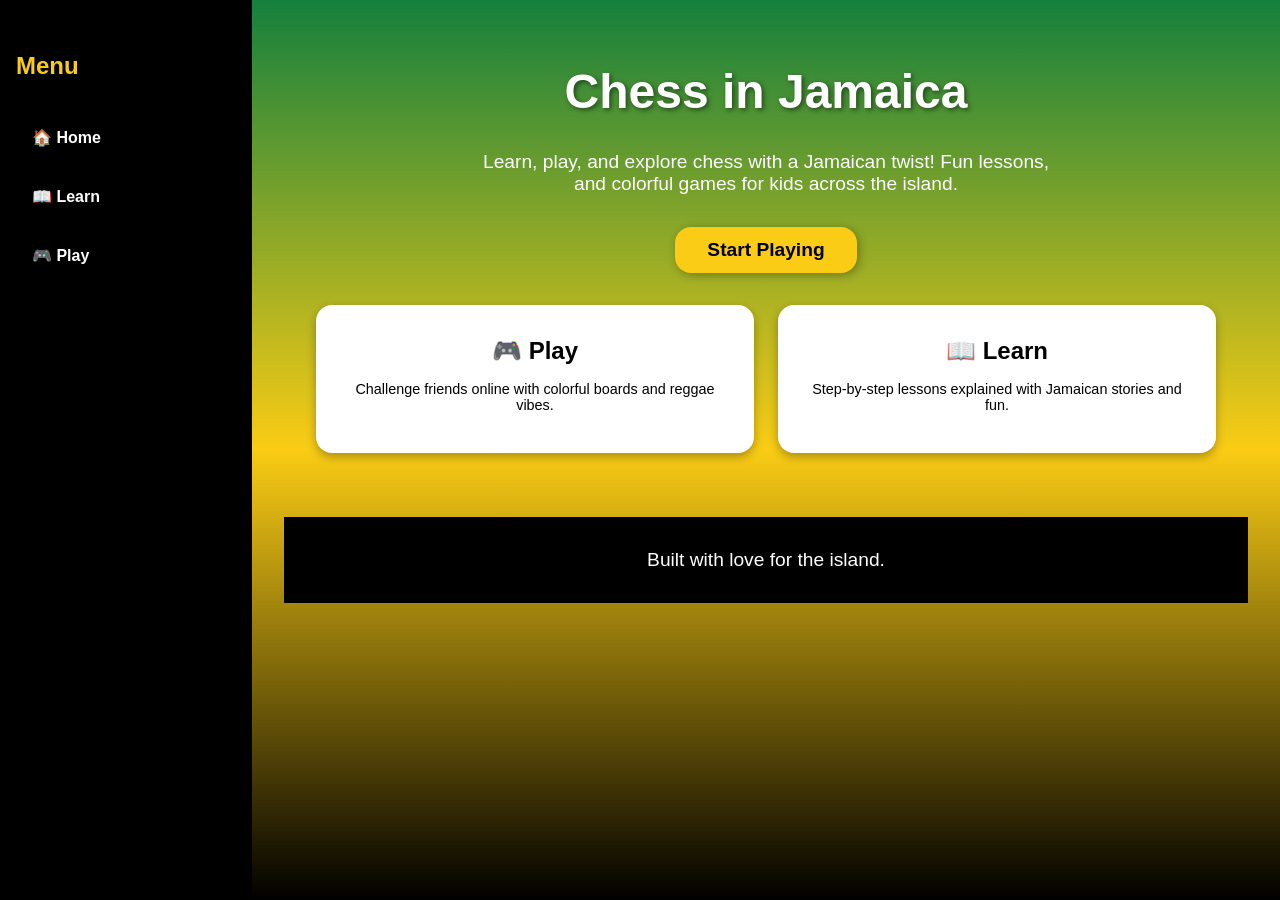
<file: index.html>
<!DOCTYPE html>
<html lang="en">
  <head>
    <meta charset="UTF-8" />
    <meta name="viewport" content="width=device-width, initial-scale=1.0" />
    <title>Chess in Jamaica</title>
    <link rel="stylesheet" href="Styles/styles.css">
    <link rel="stylesheet" href="Styles/sidebar.css">
    <link rel="stylesheet" href="Styles/home.css">
  </head>
  <body>
    <aside class="sidebar">
      <h2>Menu</h2>
      <a href="index.html" class="nav-link">🏠 Home</a>
      <a href="learn.html" class="nav-link">📖 Learn</a>
      <a href="play.html" class="nav-link">🎮 Play</a>
      <!-- <a href="#" class="nav-link">🏆 Compete</a>
      <a href="#" class="nav-link">🗺️ Explore</a> -->
    </aside>

    <main class="content">
      <h1>Chess in Jamaica</h1>
      <!-- 🇯🇲 -->
      <p>Learn, play, and explore chess with a Jamaican twist! Fun lessons, and colorful games for kids across the island.</p>
      <a href="play.html" class="btn-primary">Start Playing</a>

      <section class="features">
        <div class="card">
          <h3>🎮 Play</h3>
          <p>Challenge friends online with colorful boards and reggae vibes.</p>
        </div>
        <div class="card">
          <h3>📖 Learn</h3>
          <p>Step-by-step lessons explained with Jamaican stories and fun.</p>
        </div>
        <!-- <div class="card">
          <h3>🏆 Compete</h3>
          <p>Join tournaments across Jamaica and earn cultural badges.</p>
        </div>
        <div class="card">
          <h3>🗺️ Explore</h3>
          <p>Discover chess clubs and events on a fun Jamaican map.</p>
        </div> -->
      </section>

      <footer>
        <!-- © 2025 Jamaican Kids Chess. -->
        <p>Built with love for the island.</p>
        <!-- 🇯🇲 -->
      </footer>
    </main>
  </body>
</html>
</file>
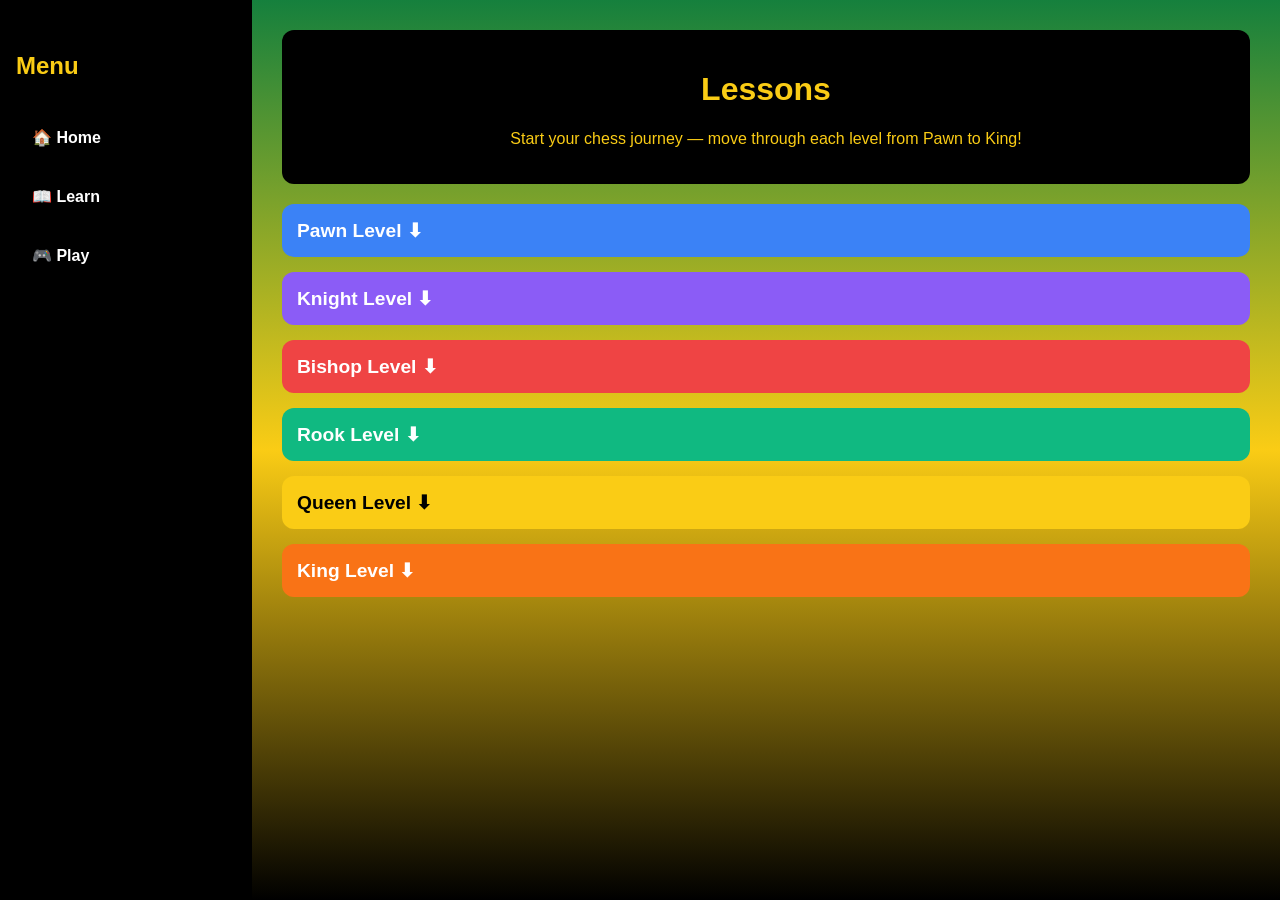
<file: learn.html>
<!DOCTYPE html>
<html lang="en">
  <head>
    <meta charset="UTF-8" />
    <meta name="viewport" content="width=device-width, initial-scale=1.0" />
    <title>Chess in Jamaica</title>
    <link rel="stylesheet" href="Styles/styles.css"/>
    <link rel="stylesheet" href="Styles/sidebar.css">
    <link rel="stylesheet" href="Styles/learn.css">
  </head>
  <body>
    <aside class="sidebar">
      <h2>Menu</h2>
      <a href="index.html" class="nav-link">🏠 Home</a>
      <a href="learn.html" class="nav-link">📖 Learn</a>
      <a href="play.html" class="nav-link">🎮 Play</a>
    </aside>

    <main class="content">
      <div class="heading-container">
        <h1>Lessons</h1>
        <p>Start your chess journey — move through each level from Pawn to King!</p>
      </div>

      <div class="chapters-container">
        
        <!-- Pawn Level -->
        <div class="chapter pawn-chapter-header">
          <button class="chapter-toggle">Pawn Level ⬇</button>
          <div class="chapter-content">
            <ul>
              <li><a href="lessons/intro.html">Introduction to the chessboard</a></li>
              <li><a>Pawn movement, capturing, promotion</a></li>
              <li><a>Rook movement</a></li>
              <li><a>Bishop movement</a></li>
              <li><a>Knight movement</a></li>
              <li><a>Queen movement</a></li>
              <li><a>King movement</a></li>
              <li><a>Special rules: castling, en passant</a></li>
            </ul>
          </div>
        </div>

        <!-- Knight Level -->
        <div class="chapter knight-chapter-header">
          <button class="chapter-toggle">Knight Level ⬇</button>
          <div class="chapter-content">
            <ul>
              <li><button>Piece values & exchanges</button></li>
              <li><button>Controlling the center</button></li>
              <li><button>Developing knights & bishops</button></li>
              <li><button>Castling for safety</button></li>
              <li><button>Avoiding early queen traps</button></li>
              <li><button>Simple checkmates (2 rooks, queen + king)</button></li>
            </ul>
          </div>
        </div>

        <!-- Bishop Level -->
        <div class="chapter bishop-chapter-header">
          <button class="chapter-toggle">Bishop Level ⬇</button>
          <div class="chapter-content">
            <ul>
              <li><button>Pins</button></li>
              <li><button>Forks</button></li>
              <li><button>Skewers</button></li>
              <li><button>Discovered attacks</button></li>
              <li><button>Double checks</button></li>
              <li><button>Removing the defender</button></li>
            </ul>
          </div>
        </div>

        <!-- Rook Level -->
        <div class="chapter rook-chapter-header">
          <button class="chapter-toggle">Rook Level ⬇</button>
          <div class="chapter-content">
            <ul>
              <li><button>Open files and rook activity</button></li>
              <li><button>Rook lifts</button></li>
              <li><button>Opposition in king + pawn endgames</button></li>
              <li><button>Basic rook endgames</button></li>
              <li><button>Zugzwang</button></li>
              <li><button>Outposts</button></li>
            </ul>
          </div>
        </div>

        <!-- Queen Level -->
        <div class="chapter queen-chapter-header">
          <button class="chapter-toggle">Queen Level ⬇</button>
          <div class="chapter-content">
            <ul>
              <li><button>Pawn structures</button></li>
              <li><button>Weak squares & color complexes</button></li>
              <li><button>Outposts</button></li>
              <li><button>Trading pieces wisely</button></li>
              <li><button>Transition to middlegame</button></li>
              <li><button>Typical sacrifices</button></li>
            </ul>
          </div>
        </div>

        <!-- King Level -->
        <div class="chapter king-chapter-header">
          <button class="chapter-toggle">King Level ⬇</button>
          <div class="chapter-content">
            <ul>
              <li><button>King as a fighting piece</button></li>
              <li><button>Opposition & triangulation</button></li>
              <li><button>Lucena & Philidor positions</button></li>
              <li><button>Queen vs pawn endgames</button></li>
              <li><button>Practical decision-making</button></li>
              <li><button>Analyzing your own games</button></li>
              <li><button>Famous master games</button></li>
            </ul>
          </div>
        </div>

      </div>
    </main>

    <script src="Scripts/learn.js"></script>
  </body>
</html>

<!-- <!DOCTYPE html>
<html lang="en">
<head>
  <meta charset="UTF-8" />
  <meta name="viewport" content="width=device-width, initial-scale=1.0" />
  <title>Chess Lessons - Chess in Jamaica</title>
  <style>
    body {
      margin: 0;
      font-family: Arial, sans-serif;
      display: flex;
      min-height: 100vh;
      background: linear-gradient(to bottom, #15803d, #facc15, #000000);
      color: white;
    }
    .sidebar {
      background: black;
      width: 220px;
      padding: 2rem 1rem;
      display: flex;
      flex-direction: column;
      gap: 1.5rem;
    }
    .sidebar h2 {
      font-size: 1.5rem;
      margin-bottom: 1rem;
      color: #facc15;
    }
    .nav-link {
      color: white;
      text-decoration: none;
      font-weight: bold;
      padding: 0.5rem 1rem;
      border-radius: 0.5rem;
      transition: background 0.3s;
      display: block;
    }
    .nav-link:hover {
      background: #333;
    }
    .content {
      flex: 1;
      padding: 2rem;
    }
    .content h1 {
      text-align: center;
      font-size: 2.5rem;
      margin-bottom: 1rem;
    }
    .lesson-container {
      max-width: 900px;
      margin: auto;
      background: rgba(255,255,255,0.9);
      color: black;
      border-radius: 1rem;
      padding: 2rem;
      box-shadow: 0 4px 12px rgba(0,0,0,0.4);
    }
    .lesson-step {
      margin-bottom: 2rem;
      padding: 1.5rem;
      border-radius: 1rem;
      background: #fef9c3;
    }
    .lesson-step h3 {
      margin-top: 0;
      color: #15803d;
    }
    .lesson-board {
      display: grid;
      grid-template-columns: repeat(8, 50px);
      grid-template-rows: repeat(8, 50px);
      margin: 1rem auto;
      width: 400px;
      border: 3px solid #333;
    }
    .square {
      width: 50px;
      height: 50px;
      display: flex;
      align-items: center;
      justify-content: center;
      font-size: 1.5rem;
    }
    .dark {
      background: #15803d;
    }
    .light {
      background: #fef9c3;
    }
    .btn-next {
      display: inline-block;
      background: #facc15;
      color: black;
      padding: 0.5rem 1.5rem;
      border-radius: 0.5rem;
      font-weight: bold;
      text-decoration: none;
      transition: background 0.3s;
    }
    .btn-next:hover {
      background: #fde047;
    }
    footer {
      background: black;
      padding: 1rem;
      font-size: 0.8rem;
      margin-top: 2rem;
      text-align: center;
      color: white;
    }
  </style>
</head>
<body>
  <aside class="sidebar">
    <h2>Menu</h2>
    <a href="index.html" class="nav-link">🏠 Home</a>
    <a href="lessons.html" class="nav-link">📖 Lessons</a>
    <a href="play.html" class="nav-link">🎮 Play</a>
    <a href="community.html" class="nav-link">🗺️ Explore</a>
  </aside>

  <main class="content">
    <h1>Chess Lessons for Kids 🇯🇲</h1>

    <div class="lesson-container">
      <div class="lesson-step">
        <h3>Lesson 1: Meet the Pawns</h3>
        <p>Pawns are your little soldiers. They move forward one square, but capture diagonally. Let’s see them in action!</p>
        <div class="lesson-board">
           Simple static chessboard with pawns 
          <div class="square light">♙</div>
          <div class="square dark">♙</div>
          <div class="square light">♙</div>
          <div class="square dark">♙</div>
          <div class="square light">♙</div>
          <div class="square dark">♙</div>
          <div class="square light">♙</div>
          <div class="square dark">♙</div>

           Fill rest of board empty 
          <script>
            // Generate empty squares dynamically
            const board = document.currentScript.parentElement;
            const totalSquares = 64;
            let filled = 8;
            for (let i = filled; i < totalSquares; i++) {
              const div = document.createElement('div');
              div.classList.add('square');
              const row = Math.floor(i / 8);
              const col = i % 8;
              if ((row + col) % 2 === 0) {
                div.classList.add('light');
              } else {
                div.classList.add('dark');
              }
              board.appendChild(div);
            }
          </script>
        </div>
        <a href="#" class="btn-next">Next Lesson →</a>
      </div>
    </div>

    <footer>
      <p>© 2025 Jamaican Kids Chess. Built with love for the island. 🇯🇲</p>
    </footer>
  </main>
</body>
</html> -->
</file>
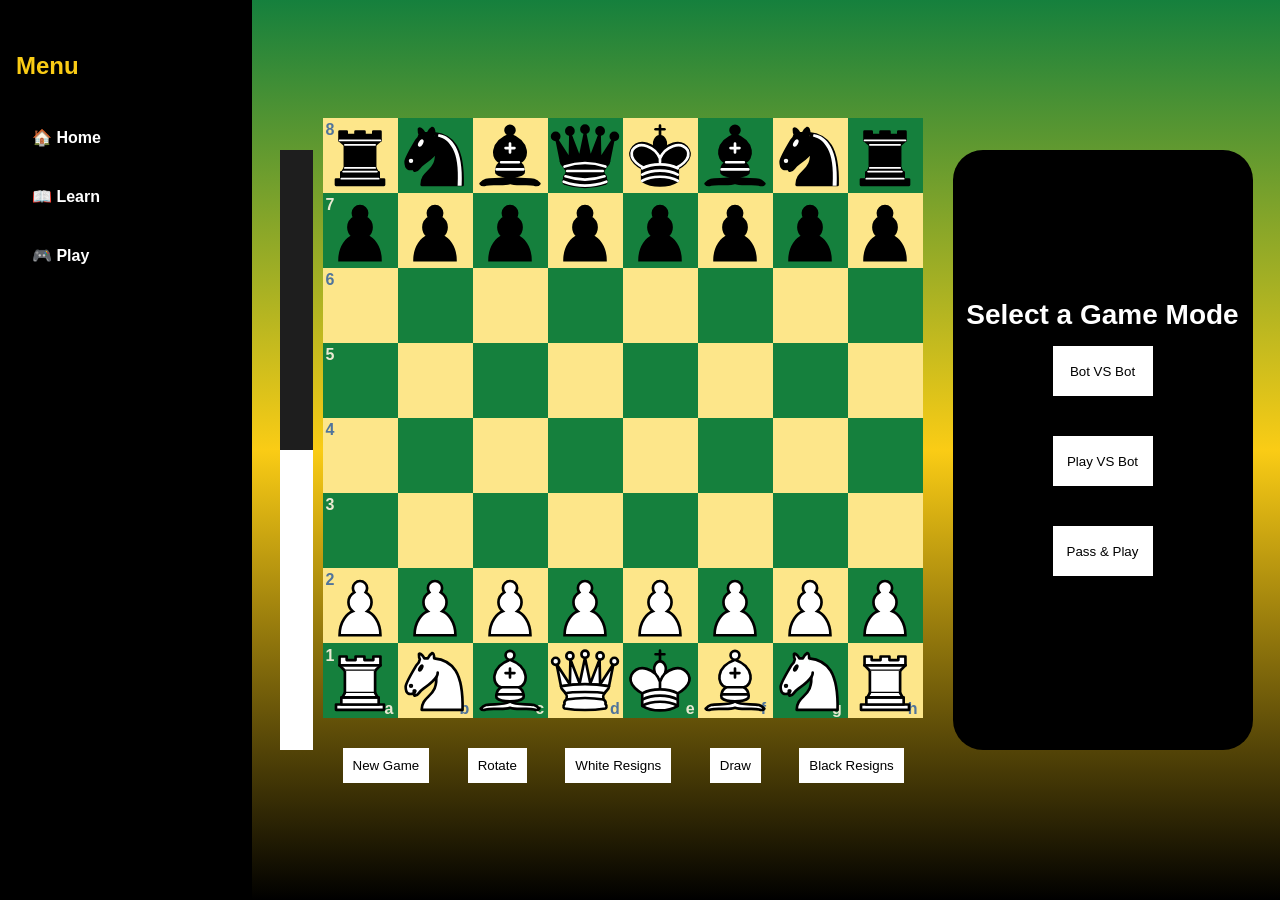
<file: play.html>
<!DOCTYPE html>
<html lang="en">
<head>
  <meta charset="UTF-8">
  <meta name="viewport" content="width=device-width, initial-scale=1.0">
  <link rel="stylesheet" href="Styles/styles.css">
  <link rel="stylesheet" href="Styles/board.css">
  <link rel="stylesheet" href="Styles/sidebar.css">
  <link rel="stylesheet" href="Styles/menus.css">
  <link rel="stylesheet" href="Styles/promotion.css">
  <title>Chess</title>
</head>
<body>
  <!-- <nav>
    <div class="nav-top"><img src="">Chess.com</div>
    <div><img src="">Play</div>

    <div><img src="">Puzzles</div>
    <div><img src="">Learn</div>
    <div><img src="">Watch</div>
    <div><img src="">News</div>
    <div><img src="">Social</div>
    <div><img src="">Shop</div>
    <div><img src="">More</div>
  </nav> -->
  <aside class="sidebar">
    <h2>Menu</h2>
    <a href="index.html" class="nav-link">🏠 Home</a>
    <a href="learn.html" class="nav-link">📖 Learn</a>
    <a href="play.html" class="nav-link">🎮 Play</a>
    <!-- <a href="#" class="nav-link">🏆 Compete</a>
    <a href="#" class="nav-link">🗺️ Explore</a> -->
  </aside>
  <main>
    <div class="eval-bar">
      <div class="black-eval"></div>
      <div class="white-eval"><div>0</div></div>
    </div>
    <div>
      <div class="board-container">
        <div class="board"></div>
        <div class="white-promotion-selection top-promotion-selection hidden">
          <button class="white-queen-promotion"><img src="Pieces/white-queen.svg"></button>
          <button class="white-knight-promotion"><img src="Pieces/white-knight.svg"></button>
          <button class="white-rook-promotion"><img src="Pieces/white-rook.svg"></button>
          <button class="white-bishop-promotion"><img src="Pieces/white-bishop.svg"></button>
          <button class="exit-white-promotion">&#215</button>
        </div>
        <div class="black-promotion-selection bottom-promotion-selection hidden">
          <button class="black-queen-promotion"><img src="Pieces/black-queen.svg"></button>
          <button class="black-knight-promotion"><img src="Pieces/black-knight.svg"></button>
          <button class="black-rook-promotion"><img src="Pieces/black-rook.svg"></button>
          <button class="black-bishop-promotion"><img src="Pieces/black-bishop.svg"></button>
          <button class="exit-black-promotion">&#215</button>
        </div>
        <div class="rank-labels white-rank-labels">
          <div class="dark-square-board-label">1</div>
          <div class="light-square-board-label">2</div>
          <div class="dark-square-board-label">3</div>
          <div class="light-square-board-label">4</div>
          <div class="dark-square-board-label">5</div>
          <div class="light-square-board-label">6</div>
          <div class="dark-square-board-label">7</div>
          <div class="light-square-board-label">8</div>
        </div>
        <div class="file-labels white-file-labels">
          <div class="dark-square-board-label">a</div>
          <div class="light-square-board-label">b</div>
          <div class="dark-square-board-label">c</div>
          <div class="light-square-board-label">d</div>
          <div class="dark-square-board-label">e</div>
          <div class="light-square-board-label">f</div>
          <div class="dark-square-board-label">g</div>
          <div class="light-square-board-label">h</div>
        </div>
      </div>
      <!--<div class="start-game-menu">
        <div>Select a Game Mode</div>
        <div>
          <button class="game-control-button bot-vs-bot">Bot VS Bot</button>
          <button class="game-control-button play-vs-bot">Play VS Bot</button>
          <button class="game-control-button pass-and-play">Pass &amp; Play</button>
        </div>
      </div>
      <div class="select-bots-menu hidden">
        <div>
          <div>Bot 1</div>
          <select class="bot-1-selection">
            <option>Gen 1</option>
            <option>Gen 2</option>
            <option>Gen 3</option>
          </select>
        </div>
        <div>
          <div>Bot 2</div>
          <select class="bot-2-selection">
            <option>Gen 1</option>
            <option>Gen 2</option>
            <option>Gen 3</option>
          </select>
        </div>
        <div>
          <button class="select-bots-menu-play-button">Play</button>
        </div>
      </div>
      <div class="select-player-color-menu hidden">
        <div>Select Your Color</div>
        <div>
          <button class="game-control-button play-as-white">White</button>
          <button class="game-control-button play-as-black">Black</button>
        </div>
      </div>-->
      <div class="result hidden"></div>
      <button class="below-board-new-game-button game-control-button">New Game</button>
      <button class="rotate-board-button game-control-button">Rotate</button>
      <button class="white-resign-board-button game-control-button">White Resigns</button>
      <button class="draw-board-button game-control-button">Draw</button>
      <button class="black-resign-board-button game-control-button">Black Resigns</button>
    </div>
    <div class="side-menu">
      <div class="start-game-menu">
        <div class="start-game-menu-text">Select a Game Mode</div>
        <div>
          <button class="game-control-button bot-vs-bot">Bot VS Bot</button>
          <button class="game-control-button play-vs-bot">Play VS Bot</button>
          <button class="game-control-button pass-and-play">Pass &amp; Play</button>
        </div>
      </div>
      <div class="select-bots-menu hidden">
        <div>
          <div>Bot 1</div>
          <select class="bot-1-selection">
            <option>Gen 1</option>
            <option>Gen 2</option>
            <option>Gen 3</option>
          </select>
        </div>
        <div>
          <div>Bot 2</div>
          <select class="bot-2-selection">
            <option>Gen 1</option>
            <option>Gen 2</option>
            <option>Gen 3</option>
          </select>
        </div>
        <div>
          <button class="select-bots-menu-play-button">Play</button>
        </div>
      </div>
      <div class="select-player-color-menu hidden">
        <div>Select Your Color</div>
        <div>
          <button class="game-control-button play-as-white">White</button>
          <button class="game-control-button play-as-black">Black</button>
        </div>
      </div>
      <div class="scoreboard"></div>
    </div>
  </main>
  <script src="Scripts/game.js"></script>
</body>
</html>
</file>
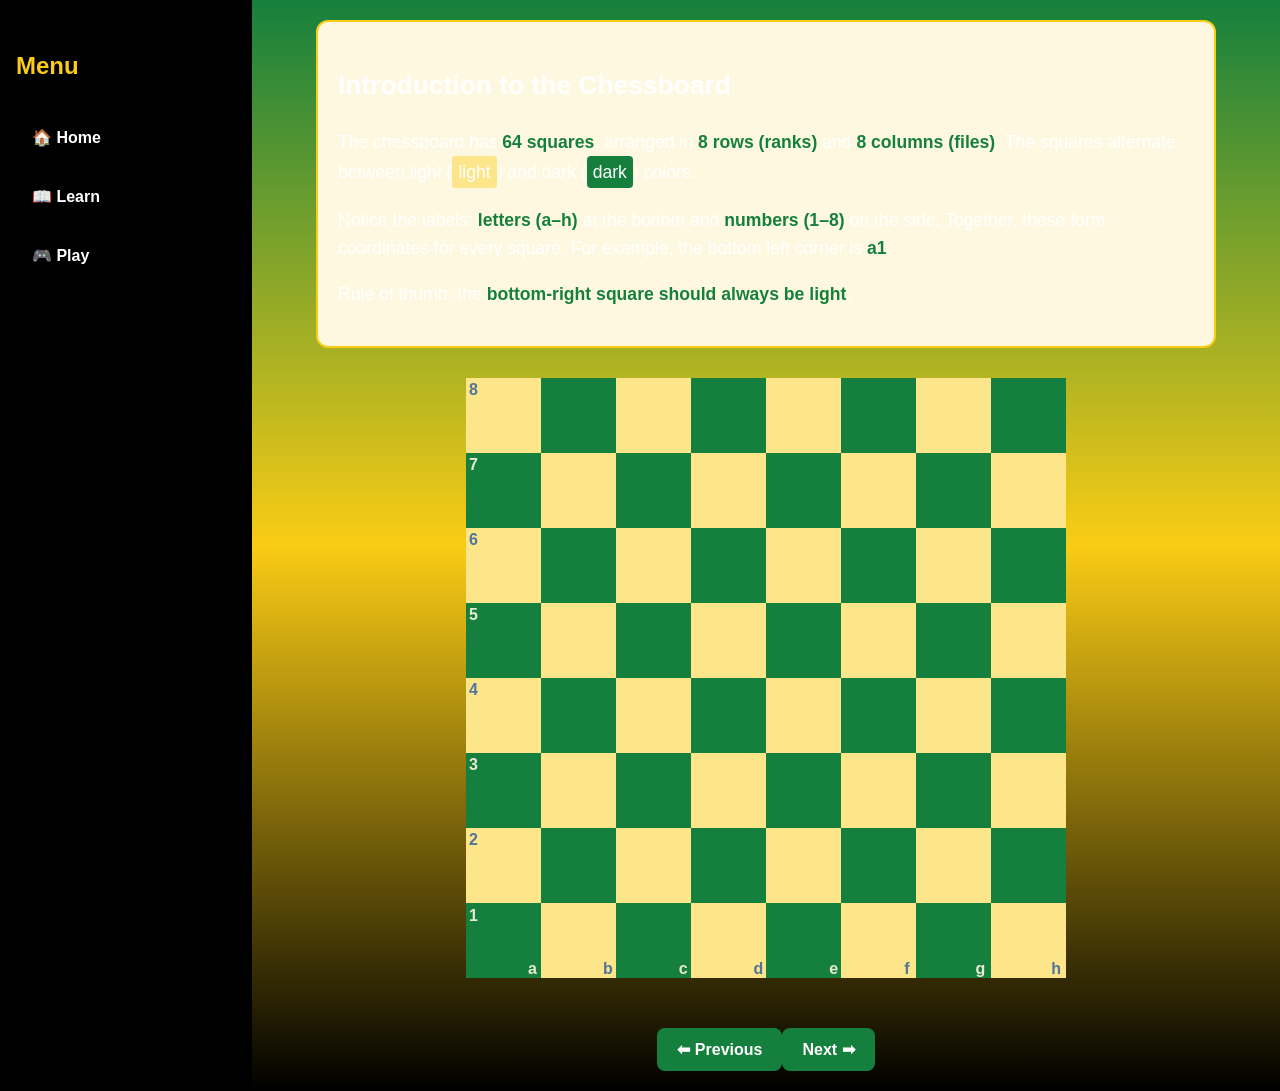
<file: lessons/intro.html>
<!DOCTYPE html>
<html lang="en">
<head>
  <meta charset="UTF-8">
  <meta name="viewport" content="width=device-width, initial-scale=1.0">
  <title>Lesson: Introduction to the Chessboard</title>
  <link rel="stylesheet" href="../Styles/styles.css">
  <link rel="stylesheet" href="../Styles/board.css">
  <link rel="stylesheet" href="../Styles/sidebar.css">
  <link rel="stylesheet" href="../Styles/lessons.css">
</head>
<body>
  <aside class="sidebar">
    <h2>Menu</h2>
    <a href="../index.html" class="nav-link">🏠 Home</a>
    <a href="../learn.html" class="nav-link">📖 Learn</a>
    <a href="../play.html" class="nav-link">🎮 Play</a>
  </aside>

  <main class="lesson-content">
    <!-- Lesson text -->
    <section class="lesson-info">
      <h1>Introduction to the Chessboard</h1>
      <p>
        The chessboard has <strong>64 squares</strong>, arranged in 
        <strong>8 rows (ranks)</strong> and <strong>8 columns (files)</strong>.  
        The squares alternate between light (<span class="light-example">light</span>) 
        and dark (<span class="dark-example">dark</span>) colors.
      </p>
      <p>
        Notice the labels: <strong>letters (a–h)</strong> at the bottom and 
        <strong>numbers (1–8)</strong> on the side. Together, these form 
        coordinates for every square. For example, the bottom left corner is <strong>a1</strong>.
      </p>
      <p>
        Rule of thumb: the <strong>bottom-right square should always be light</strong>.
      </p>
    </section>

    <!-- Interactive board -->
    <section class="lesson-board">
      <div class="board-container">
        <div class="board"></div>
        <div class="rank-labels white-rank-labels">
          <div class="dark-square-board-label">1</div>
          <div class="light-square-board-label">2</div>
          <div class="dark-square-board-label">3</div>
          <div class="light-square-board-label">4</div>
          <div class="dark-square-board-label">5</div>
          <div class="light-square-board-label">6</div>
          <div class="dark-square-board-label">7</div>
          <div class="light-square-board-label">8</div>
        </div>
        <div class="file-labels white-file-labels">
          <div class="dark-square-board-label">a</div>
          <div class="light-square-board-label">b</div>
          <div class="dark-square-board-label">c</div>
          <div class="light-square-board-label">d</div>
          <div class="dark-square-board-label">e</div>
          <div class="light-square-board-label">f</div>
          <div class="dark-square-board-label">g</div>
          <div class="light-square-board-label">h</div>
        </div>
      </div>
    </section>

    <!-- Navigation -->
    <section class="lesson-nav">
      <button class="lesson-prev">⬅ Previous</button>
      <button class="lesson-next">Next ➡</button>
    </section>
  </main>

  <script src="../Scripts/game.js"></script>
</body>
</html>
</file>
<file: Styles/styles.css>
body {
  margin: 0;
  font-family: Arial, sans-serif;
  display: flex;
  min-height: 100vh;
  background: linear-gradient(to bottom, #15803d, #facc15, #000000);
  color: white;
}
</file>
<file: Styles/sidebar.css>
.sidebar {
  background: black;
  width: 220px;
  padding: 2rem 1rem;
  display: flex;
  flex-direction: column;
  gap: 1.5rem;
  flex-shrink: 0;
}

.sidebar h2 {
  font-size: 1.5rem;
  margin-bottom: 1rem;
  color: #facc15;
}

.nav-link {
  color: white;
  text-decoration: none;
  font-weight: bold;
  padding: 0.5rem 1rem;
  border-radius: 0.5rem;
  transition: background 0.3s;
  display: block;
}

.nav-link:hover {
  background: #333;
}
</file>
<file: Styles/home.css>
.content {
  flex: 1;
  padding: 2rem;
  text-align: center;
}
.content h1 {
  font-size: 3rem;
  font-weight: bold;
  text-shadow: 2px 2px 5px rgba(0,0,0,0.5);
}
.content p {
  font-size: 1.2rem;
  max-width: 600px;
  margin: 1rem auto;
}
.btn-primary {
  display: inline-block;
  background: #facc15;
  color: black;
  font-size: 1.2rem;
  padding: 0.75rem 2rem;
  border-radius: 1rem;
  text-decoration: none;
  font-weight: bold;
  box-shadow: 2px 2px 10px rgba(0,0,0,0.3);
  transition: background 0.3s;
  margin-top: 1rem;
}
.btn-primary:hover {
  background: #fde047;
}
.features {
  display: grid;
  grid-template-columns: repeat(auto-fit, minmax(220px, 1fr));
  gap: 1.5rem;
  padding: 2rem;
  max-width: 1000px;
  margin: auto;
}
.card {
  background: white;
  color: black;
  border-radius: 1rem;
  padding: 1.5rem;
  box-shadow: 0 4px 10px rgba(0,0,0,0.3);
}
.card h3 {
  margin: 0.5rem 0;
  font-size: 1.5rem;
}
.card p {
  font-size: 0.9rem;
}
footer {
  background: black;
  padding: 1rem;
  font-size: 0.8rem;
  margin-top: 2rem;
  text-align: center;
}
</file>
<file: Styles/learn.css>
.content {
  padding: 30px;
  width: 100%;
}

/* Heading */
.heading-container {
  background-color: #000000;
  padding: 20px;
  border-radius: 12px;
  margin-bottom: 20px;
  color: #facc15;
  text-align: center;
}

/* Chapters */
.chapters-container {
  display: flex;
  flex-direction: column;
  gap: 15px;
}

.chapter {
  border-radius: 12px;
  overflow: hidden;
}

/* Toggle button */
.chapter-toggle {
  width: 100%;
  padding: 15px;
  font-size: 1.2rem;
  font-weight: bold;
  border: none;
  outline: none;
  cursor: pointer;
  background: inherit;
  color: inherit;
  text-align: left;
}

/* Content hidden by default */
.chapter-content {
  display: none;
  background: rgba(0,0,0,0.2);
  padding: 10px 20px;
}

.chapter-content ul {
  margin: 0;
  padding-left: 20px;
  list-style: none;
}

.chapter-content li {
  margin: 8px 0;
  border: none;
  color: white;
  font-size: 1rem;
  border-radius: 8px;
  width: 100%;
}

.chapter-content li a {
  text-decoration: none;
  color: inherit;
  display: block;
  height: 60px;
  display: flex;
  align-items: center;
  padding-left: 20px;
}

.pawn-chapter-header li { background-color: #3b82f6; }
.pawn-chapter-header li:hover { background-color: #3b83f67d; }

.knight-chapter-header li { background-color: #8b5cf6; } 
.knight-chapter-header li:hover { background-color: #8a5cf67d; } 

.bishop-chapter-header li { background-color: #ef4444; }
.bishop-chapter-header li:hover { background-color: #ef44447d; }

.rook-chapter-header li { background-color: #10b981; }
.rook-chapter-header li:hover { background-color: #10b9817d; }

.queen-chapter-header li { background-color: #facc15; color: black; }
.queen-chapter-header li:hover { background-color: #facc157d; color: black; }


.king-chapter-header li { background-color: #f97316; }
.king-chapter-header li:hover { background-color: #f973167d; }

.pawn-chapter-header { background-color: #3b82f6; color: white; }
.knight-chapter-header { background-color: #8b5cf6; color: white; }
.bishop-chapter-header { background-color: #ef4444; color: white; }
.rook-chapter-header { background-color: #10b981; color: white; }
.queen-chapter-header { background-color: #facc15; color: black; }
.king-chapter-header { background-color: #f97316; color: white; }
</file>
<file: Styles/board.css>
/* * {
  margin: 0;
  padding: 0;
  box-sizing: border-box;
}

body {
  display: flex;
  align-items: center;
  justify-content: center;
  min-height: 100vh;
  background-color: rgb(50, 50, 50);
  font-family: Arial, Helvetica, sans-serif;
  user-select: none;
  padding-left: 250px;
} */

main {
  display: flex;
  justify-content: center;
  align-items: center;
  width: 100%;
}

main div {
  position: relative;
}

.board {
  display: grid;
  grid-template-columns: 75px 75px 75px 75px 75px 75px 75px 75px;
}

.board button {
  height: 75px;
  border: none;
}

.board button img {
  z-index: 100;
}

.light-square {
  background-color: #FDE68A;
  display: flex;
  align-items: center;
  justify-content: center;
}

.dark-square {
  background-color: #15803d;
  display: flex;
  align-items: center;
  justify-content: center;
}

.light-square img, .dark-square img {
  height: 80px;
}

.selected.light-square {
  background-color: rgb(120, 196, 236);
}

.selected.dark-square {
  background-color: rgb(40, 140, 204);
}

.possible-move {
  background-color: rgba(0, 0, 0, 0.2);
  position: absolute;
  height: 24px;
  width: 24px;
  border-radius: 12px;
}

.possible-move.capture {
  background-color: rgba(0, 0, 0, 0);
  height: 75px;
  width: 75px;
  border: solid 6px rgba(0, 0, 0, 0.2);
  border-radius: 38px;
}

.hidden {
  visibility: hidden;
}

.board-container {
  position: relative;
  font-weight: 600;
}

.rank-labels {
  position: absolute;
  top: 3px;
  left: 3px;
  bottom: 53px;
  display: flex;
  justify-content: space-between;
}

.white-rank-labels {
  flex-direction: column-reverse;
}

.black-rank-labels {
  flex-direction: column;
}

.file-labels {
  position: absolute;
  bottom: 0;
  left: 62px;
  right: 5px;
  display: flex;
  justify-content: space-between;
}

.white-file-labels {
  flex-direction: row;
}

.black-file-labels {
  flex-direction: row-reverse;
}

.light-square-board-label {
  color: rgb(80, 116, 156);
}

.dark-square-board-label {
  color: rgb(234, 233, 210);
}
</file>
<file: Styles/menus.css>
.game-control-button {
  margin-top: 30px;
  margin-left: 20px;
  margin-right: 14px;
  border: none;
  padding: 10px;
  background-color: white;
}

.game-control-button:hover {
  background-color: rgb(200, 200, 200);
}

.result-new-game-button {
  margin-top: 25px;
  margin-left: 0;
  margin-right: 0;
}

.result {
  background-color: rgb(60, 60, 60);
  position: absolute;
  top: 220px;
  bottom: 286px;
  left: 180px;
  right: 180px;
  display: flex;
  flex-direction: column;
  align-items: center;
  justify-content: center;
  color: white;
  font-size: 30px;
  font-weight: 700;
  z-index: 103;
}

/* .start-game-menu {
  background-color: rgb(60, 60, 60);
  position: absolute;
  top: 190px;
  bottom: 256px;
  left: 80px;
  right: 80px;
  display: flex;
  flex-direction: column;
  align-items: center;
  justify-content: space-evenly;
  color: white;
  font-size: 28px;
  font-weight: 700;
  z-index: 103;
  padding-top: 25px;
} */

.start-game-menu {
  position: absolute;
  z-index: 101;
}

.start-game-menu-text {
  color: white;
  font-size: 28px;
  font-weight: 700;
  text-align: center;
}

.start-game-menu button {
  margin: 0;
  height: 50px;
  width: 100px;
  margin: 15px;
  margin-bottom: 25px;
}

/*.select-player-color-menu {
  background-color: rgb(60, 60, 60);
  position: absolute;
  top: 190px;
  bottom: 256px;
  left: 140px;
  right: 140px;
  display: flex;
  flex-direction: column;
  align-items: center;
  justify-content: space-evenly;
  color: white;
  font-size: 28px;
  font-weight: 700;
  z-index: 103;
  padding-top: 25px;
}*/

.select-player-color-menu {
  position: absolute;
  z-index: 102;
  color: white;
  font-size: 28px;
  font-weight: 700;
  text-align: center;
  
}

.select-player-color-menu button {
  margin: 0;
  height: 50px;
  width: 100px;
  margin: 15px;
  margin-bottom: 25px;
}

.select-bots-menu {
  position: absolute;
  display: flex;
  flex-direction: column;
  align-items: center;
  justify-content: center;
  color: white;
  font-size: 25px;
  font-weight: 700;
  z-index: 103;
  padding: 30px;
  padding-bottom: 12px;
  z-index: 102
}

.select-bots-menu div {
  display: flex;
  align-items: center;
  justify-content: center;
  margin: 5px 0;
}

.select-bots-menu div select {
  width: 60px;
  height: 35px;
}

.select-bots-menu-play-button {
  border: none;
  padding: 10px;
  background-color: white;
  width: 75px;
  height: 38px;
}

.select-bots-menu-play-button:hover {
  background-color: rgb(200, 200, 200);
}

.eval-bar {
  height: 600px;
  width: 33px;
  margin-right: 10px;
  display: flex;
  flex-direction: column;
}

.white-eval {
  height: 50%;
  min-height: 0;
  width: 33px;
  background-color: white;
  position: relative;
  display: flex;
  justify-content: center;
}

.white-eval div {
  position: absolute;
  bottom: 7px;
  font-size: 14px;
}

.black-eval {
  flex: 1;
  width: 33px;
  background-color: rgb(30, 30, 30);
}

.side-menu {
  display: flex;
  flex-direction: column;
  justify-content: center;
  align-items: center;
  height: 500px;
  width: 200px;
  margin-left: 30px;
  padding: 50px;
  background-color: black;
  border-radius: 30px;
}

.side-menu div {
  display: flex;
  flex-direction: column;
  align-items: center;
}

.scoreboard {
  height: 600px;
  width: 300px;
  color: white;
  font-size: 25px;
  display: flex;
  flex-direction: column;
  justify-content: center;
  align-items: center;
  position: absolute;
}

.scoreboard div {
  margin: 10px;
}

.bot-speed-input {
  height: 30px;
  width: 110px;
  padding: 5px;
  margin-top: 10px;
}
</file>
<file: Styles/promotion.css>
.white-promotion-selection {
  display: flex;
  width: 75px;
  position: absolute;
  z-index: 101;
  box-shadow: 3px 3px 10px 0 rgb(60, 60, 60);
}

.white-promotion-selection button {
  height: 75px;
  border: none;
  display: flex;
  align-items: center;
  justify-content: center;
}

.white-promotion-selection button:last-of-type {
  height: 35px;
  background-color: rgb(225, 225, 225);
  font-size: 30px;
}

.white-promotion-selection button:hover {
  cursor: pointer;
  background-color: rgb(200, 200, 200);
}

.white-promotion-selection button img {
  height: 80px;
}

.black-promotion-selection {
  display: flex;
  width: 75px;
  position: absolute;
  z-index: 101;
  box-shadow: 3px 3px 10px 0 rgb(60, 60, 60);
  border-radius: 5px;
}

.black-promotion-selection button {
  height: 75px;
  border: none;
  display: flex;
  align-items: center;
  justify-content: center;
}

.black-promotion-selection button:first-of-type {
  border-bottom-left-radius: 5px;
  border-bottom-right-radius: 5px;
}

.black-promotion-selection button:last-of-type {
  height: 35px;
  background-color: rgb(230, 230, 230);
  font-size: 30px;
  border-top-left-radius: 5px;
  border-top-right-radius: 5px;
  color: rgb(120, 120, 120);
}

.black-promotion-selection button:hover {
  cursor: pointer;
  background-color: rgb(200, 200, 200);
}

.black-promotion-selection button img {
  height: 80px;
}

.top-promotion-selection {
  flex-direction: column;
  top: 0;
}

.top-promotion-selection button:first-of-type {
  border-top-left-radius: 5px;
  border-top-right-radius: 5px;
}

.top-promotion-selection button:last-of-type {
  border-bottom-left-radius: 5px;
  border-bottom-right-radius: 5px;
}

.bottom-promotion-selection {
  flex-direction: column-reverse;
  bottom: 0;
}

.bottom-promotion-selection button:first-of-type {
  border-bottom-left-radius: 5px;
  border-bottom-right-radius: 5px;
}

.bottom-promotion-selection button:last-of-type {
  border-top-left-radius: 5px;
  border-top-right-radius: 5px;
}
</file>
<file: Styles/lessons.css>
.lesson-content {
  display: flex;
  flex-direction: column;
  gap: 30px;
  padding: 20px;
  width: 100%;
  max-width: 900px;
  margin: auto;
}

.lesson-info {
  background: #fff8e1;
  border: 2px solid #facc15;
  border-radius: 12px;
  padding: 20px;
  font-size: 1.1rem;
  line-height: 1.6;
}

.lesson-info strong {
  color: #15803d;
}

.light-example {
  display: inline-block;
  background: #FDE68A;
  padding: 2px 6px;
  border-radius: 4px;
}

.dark-example {
  display: inline-block;
  background: #15803d;
  color: white;
  padding: 2px 6px;
  border-radius: 4px;
}

.lesson-board {
  display: flex;
  justify-content: center;
  align-items: center;
}

.lesson-nav {
  display: flex;
  justify-content: space-between;
  margin-top: 20px;
}

.lesson-nav button {
  background: #15803d;
  color: white;
  border: none;
  padding: 12px 20px;
  font-size: 1rem;
  font-weight: bold;
  border-radius: 8px;
  cursor: pointer;
  transition: 0.3s;
}

.lesson-nav button:hover {
  background: #0f5e2e;
}
</file>
